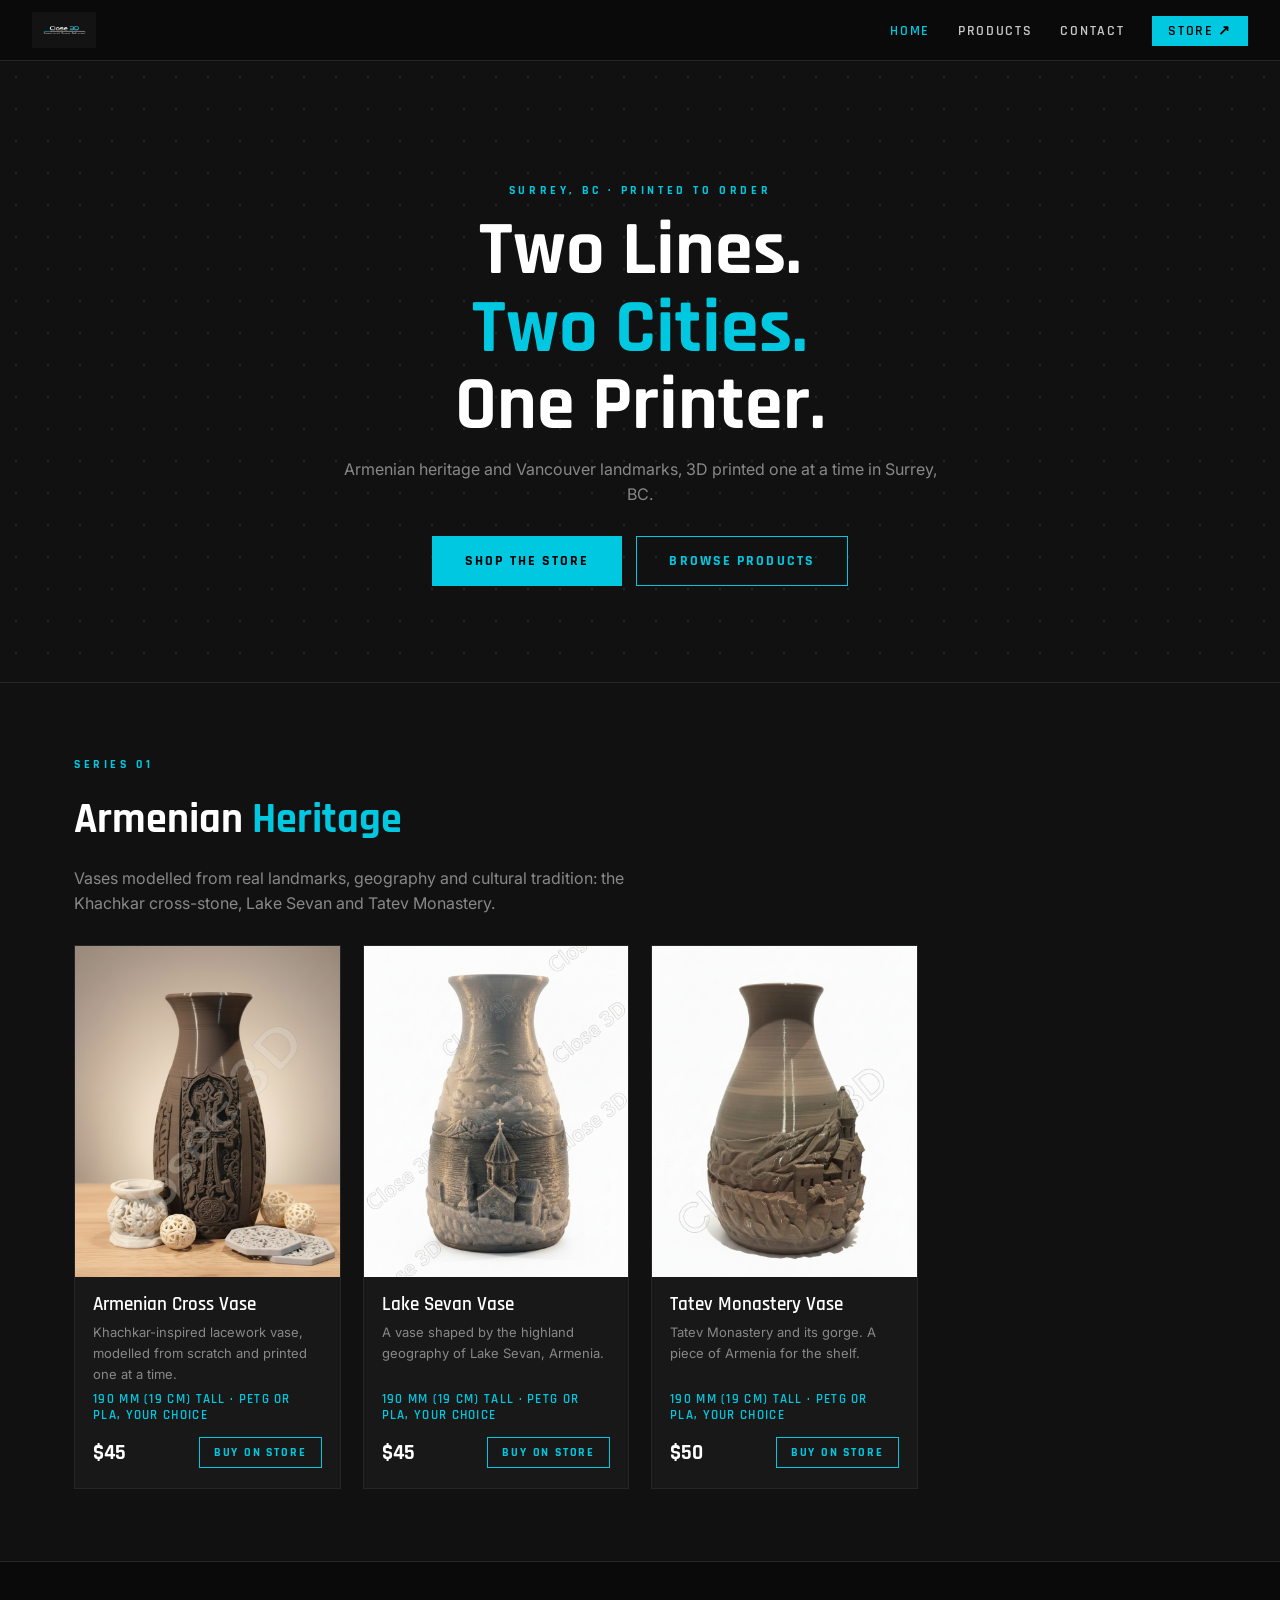
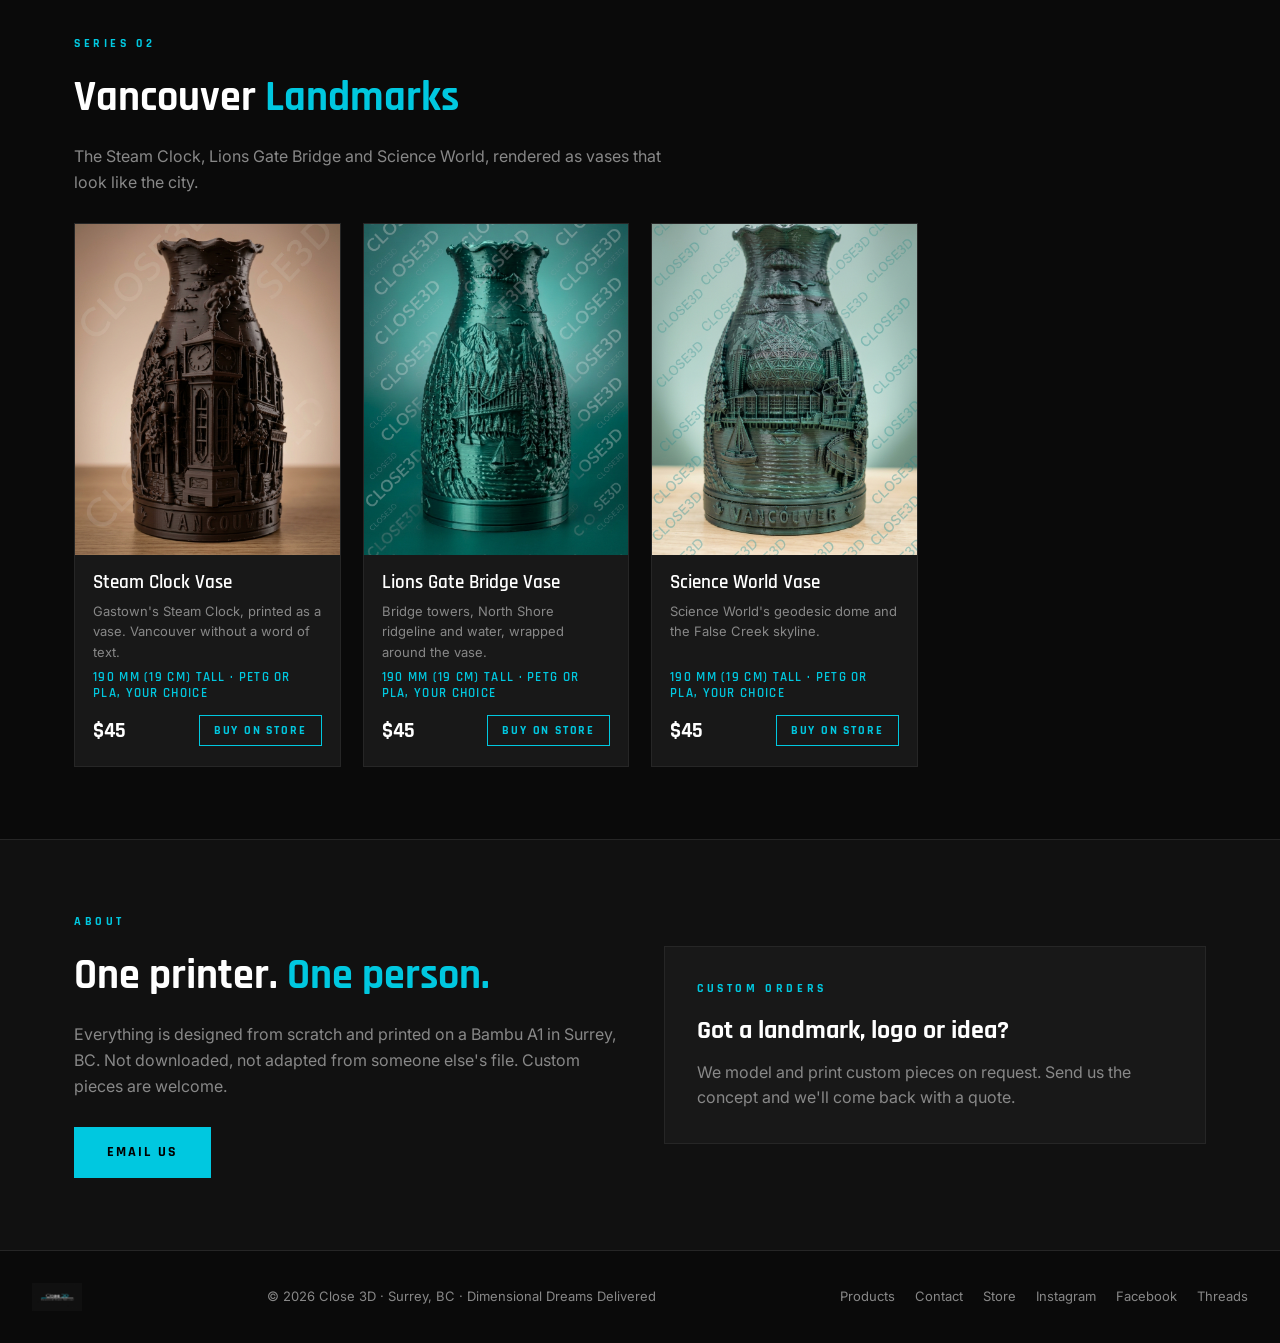
<file: index.html>
<!DOCTYPE html><html lang="en"><head><meta charset="UTF-8"><meta name="viewport" content="width=device-width,initial-scale=1">
<title>Close 3D — 3D Printed Armenian & Vancouver Landmark Vases | Surrey, BC</title><meta name="description" content="Handcrafted 3D printed vases, keychains and stands made in Surrey, BC. Armenian heritage series and Vancouver landmark series. Printed to order, ships across Canada.">
<link rel="icon" href="logo.png"><link rel="preconnect" href="https://fonts.googleapis.com">
<link href="https://fonts.googleapis.com/css2?family=Inter:wght@400;500&family=Rajdhani:wght@500;600;700&display=swap" rel="stylesheet">
<link rel="stylesheet" href="styles.css"></head><body>
<nav><a href="index.html"><img src="img/logo.png" alt="Close 3D"></a><ul>
<li><a href="index.html" class="on">Home</a></li><li><a href="products.html" class="">Products</a></li><li><a href="contact.html" class="">Contact</a></li>
<li><a class="store" href="https://close3d.myshopify.com/collections/all">Store ↗</a></li></ul></nav>
<header class="hero"><div class="label">Surrey, BC · Printed to order</div>
<h1>Two Lines.<br><span>Two Cities.</span><br>One Printer.</h1>
<p class="lead">Armenian heritage and Vancouver landmarks, 3D printed one at a time in Surrey, BC.</p>
<div class="row"><a class="btn" href="https://close3d.myshopify.com/collections/all">Shop the Store</a><a class="btn ghost" href="products.html">Browse Products</a></div></header>
<section class="wrap"><div class="label">Series 01</div><h2>Armenian <span>Heritage</span></h2>
<p class="lead">Vases modelled from real landmarks, geography and cultural tradition: the Khachkar cross-stone, Lake Sevan and Tatev Monastery.</p>
<div class="grid" data-series="armenian"></div></section>
<div class="band"><section class="wrap"><div class="label">Series 02</div><h2>Vancouver <span>Landmarks</span></h2>
<p class="lead">The Steam Clock, Lions Gate Bridge and Science World, rendered as vases that look like the city.</p>
<div class="grid" data-series="vancouver"></div></section></div>
<section class="wrap two"><div><div class="label">About</div><h2>One printer. <span>One person.</span></h2>
<p class="lead">Everything is designed from scratch and printed on a Bambu A1 in Surrey, BC. Not downloaded, not adapted from someone else's file. Custom pieces are welcome.</p>
<a class="btn" href="mailto:close3d@protonmail.com?subject=Close%203D%20enquiry">Email Us</a></div>
<div class="box"><div class="label">Custom orders</div><h3 style="font-size:26px;margin-bottom:8px">Got a landmark, logo or idea?</h3>
<p style="color:var(--mid)">We model and print custom pieces on request. Send us the concept and we'll come back with a quote.</p></div></section>
<noscript><p style="padding:24px;text-align:center"><a href="https://close3d.myshopify.com/collections/all">View products in the store</a></p></noscript>
<footer><img src="img/logo.png" alt="Close 3D"><span>© 2026 Close 3D · Surrey, BC · Dimensional Dreams Delivered</span>
<ul><li><a href="products.html">Products</a></li><li><a href="contact.html">Contact</a></li><li><a href="https://close3d.myshopify.com/collections/all">Store</a></li><li><a href="https://www.instagram.com/close.3d" target="_blank" rel="noopener">Instagram</a></li><li><a href="https://www.facebook.com/profile.php?id=61591145666311" target="_blank" rel="noopener">Facebook</a></li><li><a href="https://www.threads.com/@close.3d" target="_blank" rel="noopener">Threads</a></li></ul></footer>
<script src="products.js"></script></body></html>
</file>
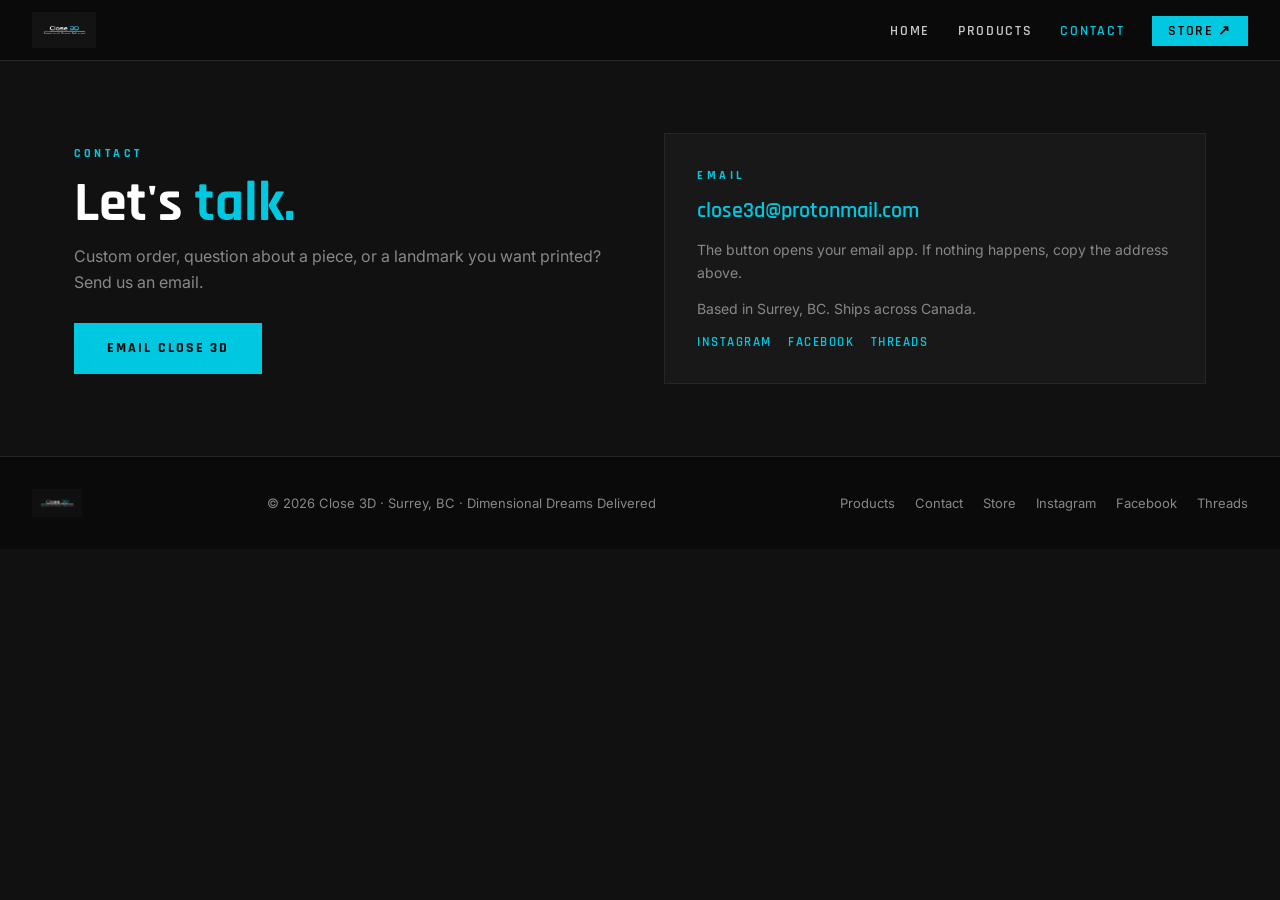
<file: contact.html>
<!DOCTYPE html><html lang="en"><head><meta charset="UTF-8"><meta name="viewport" content="width=device-width,initial-scale=1">
<title>Contact — Close 3D</title><meta name="description" content="Contact Close 3D for custom 3D printing orders and questions. Surrey, BC.">
<link rel="icon" href="logo.png"><link rel="preconnect" href="https://fonts.googleapis.com">
<link href="https://fonts.googleapis.com/css2?family=Inter:wght@400;500&family=Rajdhani:wght@500;600;700&display=swap" rel="stylesheet">
<link rel="stylesheet" href="styles.css"></head><body>
<nav><a href="index.html"><img src="img/logo.png" alt="Close 3D"></a><ul>
<li><a href="index.html" class="">Home</a></li><li><a href="products.html" class="">Products</a></li><li><a href="contact.html" class="on">Contact</a></li>
<li><a class="store" href="https://close3d.myshopify.com/collections/all">Store ↗</a></li></ul></nav>
<section class="wrap two"><div><div class="label">Contact</div><h1 style="font-size:clamp(36px,5vw,56px)">Let's <span>talk.</span></h1>
<p class="lead">Custom order, question about a piece, or a landmark you want printed? Send us an email.</p>
<a class="btn" href="mailto:close3d@protonmail.com?subject=Close%203D%20enquiry">Email Close 3D</a></div>
<div class="box"><div class="label">Email</div><a class="mail" href="mailto:close3d@protonmail.com?subject=Close%203D%20enquiry">close3d@protonmail.com</a>
<p style="color:var(--mid);margin-top:14px;font-size:14px">The button opens your email app. If nothing happens, copy the address above.</p>
<p style="color:var(--mid);margin-top:14px;font-size:14px">Based in Surrey, BC. Ships across Canada.</p><div class="social"><a href="https://www.instagram.com/close.3d" target="_blank" rel="noopener">Instagram</a><a href="https://m.me/61591145666311" target="_blank" rel="noopener">Facebook</a><a href="https://www.threads.com/@close.3d" target="_blank" rel="noopener">Threads</a></div></div></section>
<footer><img src="img/logo.png" alt="Close 3D"><span>© 2026 Close 3D · Surrey, BC · Dimensional Dreams Delivered</span>
<ul><li><a href="products.html">Products</a></li><li><a href="contact.html">Contact</a></li><li><a href="https://close3d.myshopify.com/collections/all">Store</a></li><li><a href="https://www.instagram.com/close.3d" target="_blank" rel="noopener">Instagram</a></li><li><a href="https://www.facebook.com/profile.php?id=61591145666311" target="_blank" rel="noopener">Facebook</a></li><li><a href="https://www.threads.com/@close.3d" target="_blank" rel="noopener">Threads</a></li></ul></footer>
<script src="products.js"></script></body></html>
</file>
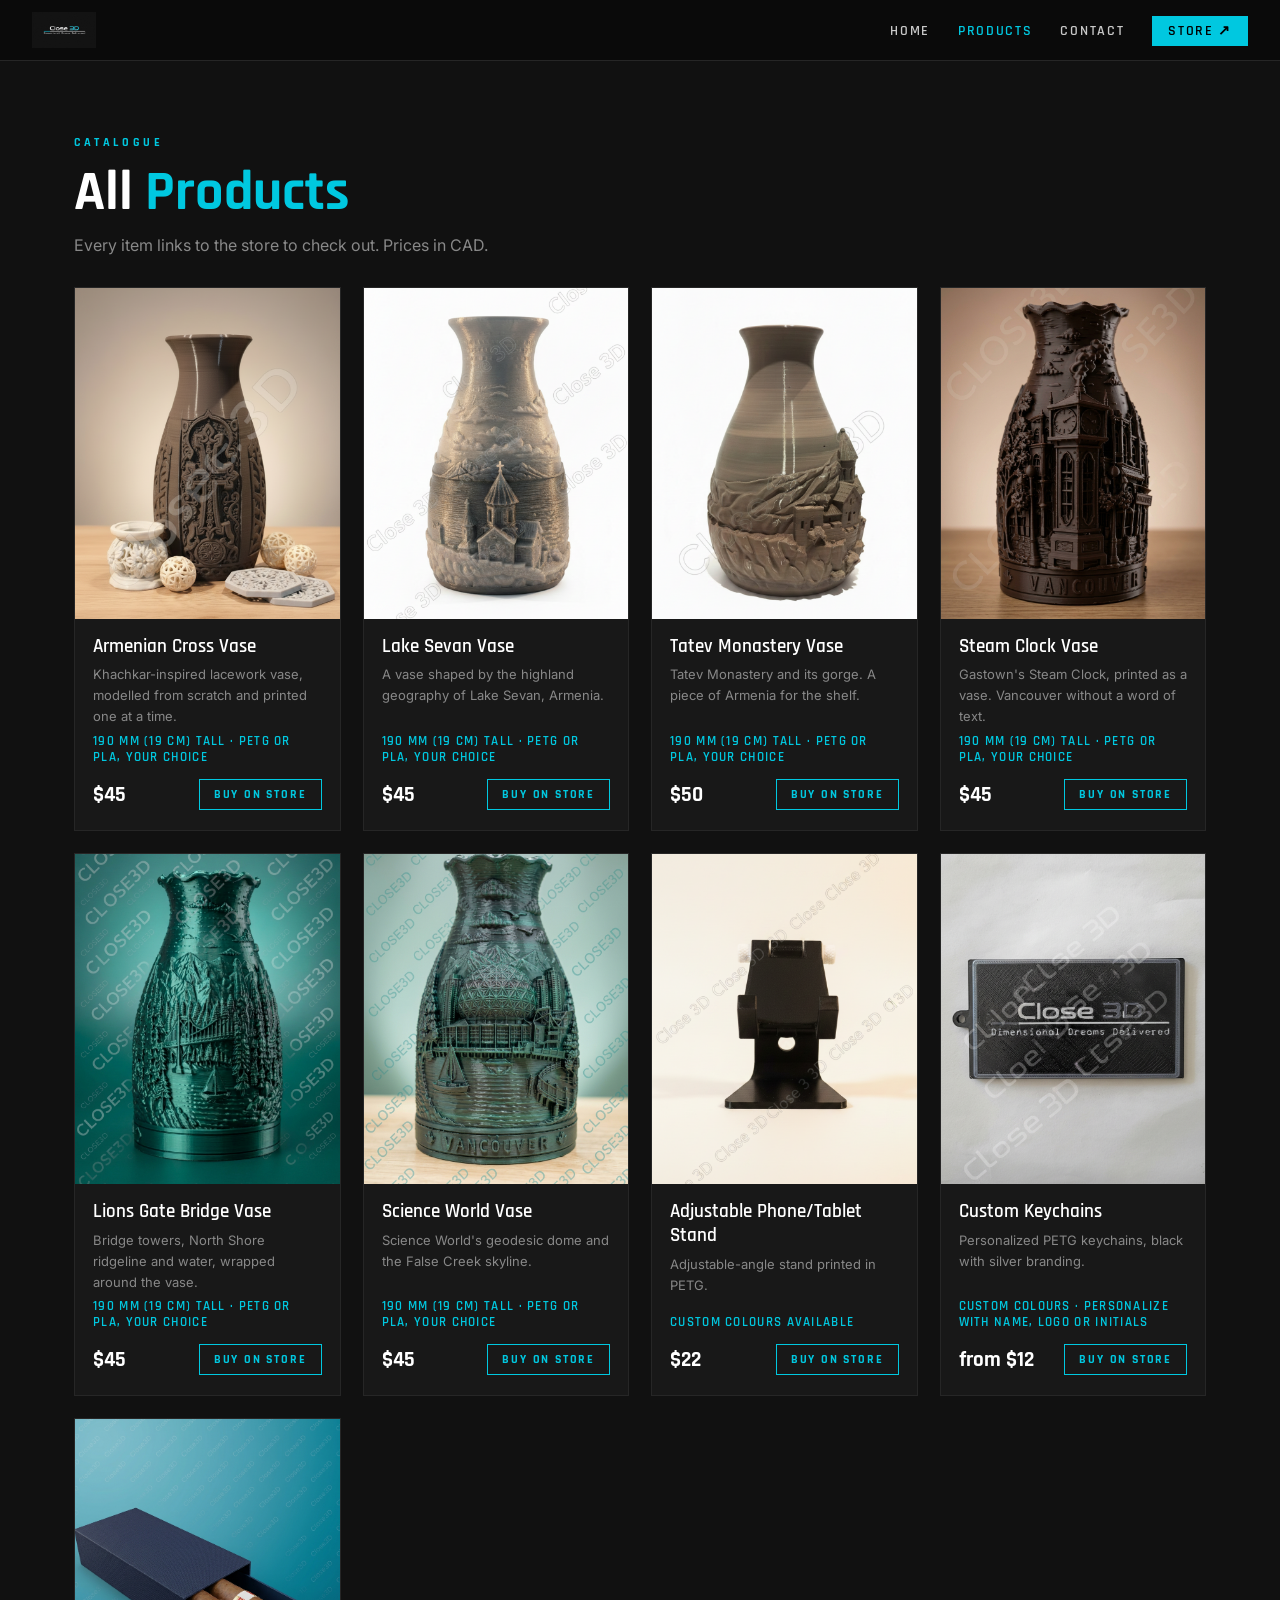
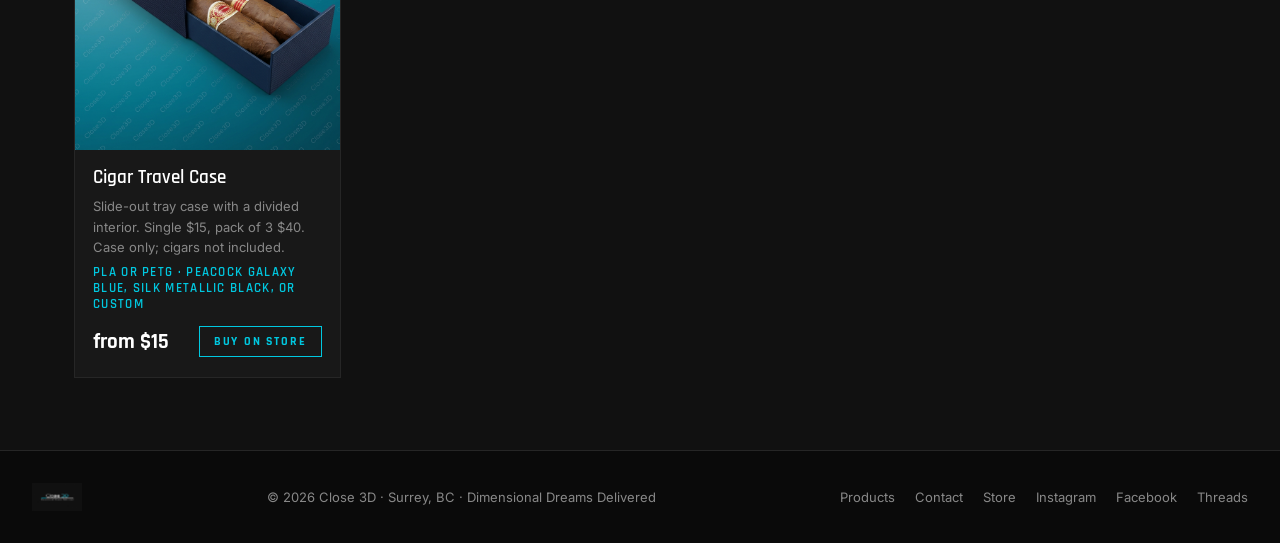
<file: products.html>
<!DOCTYPE html><html lang="en"><head><meta charset="UTF-8"><meta name="viewport" content="width=device-width,initial-scale=1">
<title>Products — Close 3D</title><meta name="description" content="All Close 3D products: Armenian heritage vases, Vancouver landmark vases, keychains and phone stands. Made in Surrey, BC.">
<link rel="icon" href="logo.png"><link rel="preconnect" href="https://fonts.googleapis.com">
<link href="https://fonts.googleapis.com/css2?family=Inter:wght@400;500&family=Rajdhani:wght@500;600;700&display=swap" rel="stylesheet">
<link rel="stylesheet" href="styles.css"></head><body>
<nav><a href="index.html"><img src="img/logo.png" alt="Close 3D"></a><ul>
<li><a href="index.html" class="">Home</a></li><li><a href="products.html" class="on">Products</a></li><li><a href="contact.html" class="">Contact</a></li>
<li><a class="store" href="https://close3d.myshopify.com/collections/all">Store ↗</a></li></ul></nav>
<section class="wrap"><div class="label">Catalogue</div><h1 style="font-size:clamp(36px,5vw,56px)">All <span>Products</span></h1>
<p class="lead">Every item links to the store to check out. Prices in CAD.</p>
<div class="grid" data-series="all"></div></section>
<noscript><p style="padding:24px;text-align:center"><a href="https://close3d.myshopify.com/collections/all">View products in the store</a></p></noscript>
<footer><img src="img/logo.png" alt="Close 3D"><span>© 2026 Close 3D · Surrey, BC · Dimensional Dreams Delivered</span>
<ul><li><a href="products.html">Products</a></li><li><a href="contact.html">Contact</a></li><li><a href="https://close3d.myshopify.com/collections/all">Store</a></li><li><a href="https://www.instagram.com/close.3d" target="_blank" rel="noopener">Instagram</a></li><li><a href="https://www.facebook.com/profile.php?id=61591145666311" target="_blank" rel="noopener">Facebook</a></li><li><a href="https://www.threads.com/@close.3d" target="_blank" rel="noopener">Threads</a></li></ul></footer>
<script src="products.js"></script></body></html>
</file>
<file: styles.css>
:root{--bg:#111;--card:#181818;--deep:#0a0a0a;--cyan:#00C8E0;--white:#fff;--mid:#888;--light:#c8c8c8;--line:#262626}
*{box-sizing:border-box;margin:0;padding:0}
body{background:var(--bg);color:var(--white);font:16px/1.6 Inter,system-ui,sans-serif}
a{color:inherit;text-decoration:none}
h1,h2,h3,.btn,nav a,.label{font-family:Rajdhani,sans-serif}
nav{position:sticky;top:0;z-index:10;display:flex;align-items:center;justify-content:space-between;gap:16px;flex-wrap:wrap;padding:12px 32px;background:rgba(10,10,10,.92);backdrop-filter:blur(10px);border-bottom:1px solid var(--line)}
nav img{height:36px;display:block}
nav ul{display:flex;gap:28px;list-style:none;align-items:center}
nav a{font-size:14px;font-weight:600;letter-spacing:.12em;text-transform:uppercase;color:var(--light)}
nav a:hover,nav a.on{color:var(--cyan)}
nav a.store{color:#000;background:var(--cyan);padding:6px 16px}
nav a.store:hover{background:#fff;color:#000}
.wrap{max-width:1180px;margin:0 auto;padding:72px 24px}
.label{font-size:12px;font-weight:700;letter-spacing:.3em;text-transform:uppercase;color:var(--cyan);margin-bottom:12px}
h1{font-size:clamp(40px,7vw,76px);line-height:1.02;font-weight:700}
h2{font-size:clamp(28px,4vw,42px);font-weight:700;margin-bottom:12px}
h1 span,h2 span{color:var(--cyan)}
.lead{color:var(--mid);max-width:620px;margin:12px 0 28px}
.hero{position:relative;text-align:center;padding:120px 24px 96px;background-image:radial-gradient(circle,rgba(0,200,224,.16) 1px,transparent 1px);background-size:32px 32px;border-bottom:1px solid var(--line)}
.hero .lead{margin-left:auto;margin-right:auto}
.btn{display:inline-block;font-size:14px;font-weight:700;letter-spacing:.15em;text-transform:uppercase;padding:13px 32px;background:var(--cyan);color:#000;border:1px solid var(--cyan);cursor:pointer;transition:.2s}
.btn:hover{background:#fff;border-color:#fff}
.btn.ghost{background:transparent;color:var(--cyan)}
.btn.ghost:hover{background:rgba(0,200,224,.12)}
.row{display:flex;gap:14px;justify-content:center;flex-wrap:wrap}
.band{background:var(--deep);border-block:1px solid var(--line)}
.grid{display:grid;grid-template-columns:repeat(auto-fill,minmax(250px,1fr));gap:22px;margin-top:28px}
.card{background:var(--card);border:1px solid var(--line);transition:.25s;display:flex;flex-direction:column}
.card:hover{border-color:var(--cyan);transform:translateY(-3px)}
.ph{position:relative;aspect-ratio:4/5;background:var(--deep);overflow:hidden;display:flex;align-items:center;justify-content:center;color:var(--mid);font:600 13px Rajdhani,sans-serif;letter-spacing:.15em;text-transform:uppercase;text-align:center;padding:12px}
.ph img{position:absolute;inset:0;width:100%;height:100%;object-fit:cover;transition:opacity .3s}
.ph img+img{opacity:0}
.card:hover .ph img+img{opacity:1}
.info{padding:16px 18px 20px;display:flex;flex-direction:column;gap:6px;flex:1}
.info h3{font-size:19px;font-weight:600;line-height:1.25}
.info p{font-size:13px;color:var(--mid);flex:1}
.foot{display:flex;justify-content:space-between;align-items:center;margin-top:8px}
.price{font:700 21px Rajdhani,sans-serif}
.buy{font:700 12px Rajdhani,sans-serif;letter-spacing:.15em;text-transform:uppercase;color:var(--cyan);border:1px solid var(--cyan);padding:7px 14px}
.buy:hover{background:var(--cyan);color:#000}
.two{display:grid;grid-template-columns:1fr 1fr;gap:48px;align-items:center}
.box{border:1px solid var(--line);background:var(--card);padding:32px}
.mail{font:600 22px Rajdhani,sans-serif;color:var(--cyan);word-break:break-all}
footer{background:var(--deep);border-top:1px solid var(--line);padding:32px;display:flex;justify-content:space-between;align-items:center;flex-wrap:wrap;gap:16px;color:var(--mid);font-size:13px}
footer img{height:28px;opacity:.7}
footer ul{display:flex;gap:20px;list-style:none}
footer a:hover{color:var(--cyan)}
@media(max-width:760px){nav{padding:12px 16px}nav ul{gap:14px}.two{grid-template-columns:1fr;gap:28px}.wrap{padding:52px 18px}}
.spec{font:600 12px Rajdhani,sans-serif;letter-spacing:.1em;text-transform:uppercase;color:var(--cyan)!important;flex:0!important}
.ph span{position:relative}
.social{display:flex;gap:16px;flex-wrap:wrap;margin-top:14px}
.social a{color:var(--cyan);font:600 13px Rajdhani,sans-serif;letter-spacing:.12em;text-transform:uppercase;border-bottom:1px solid transparent}
.social a:hover{border-color:var(--cyan)}
</file>
